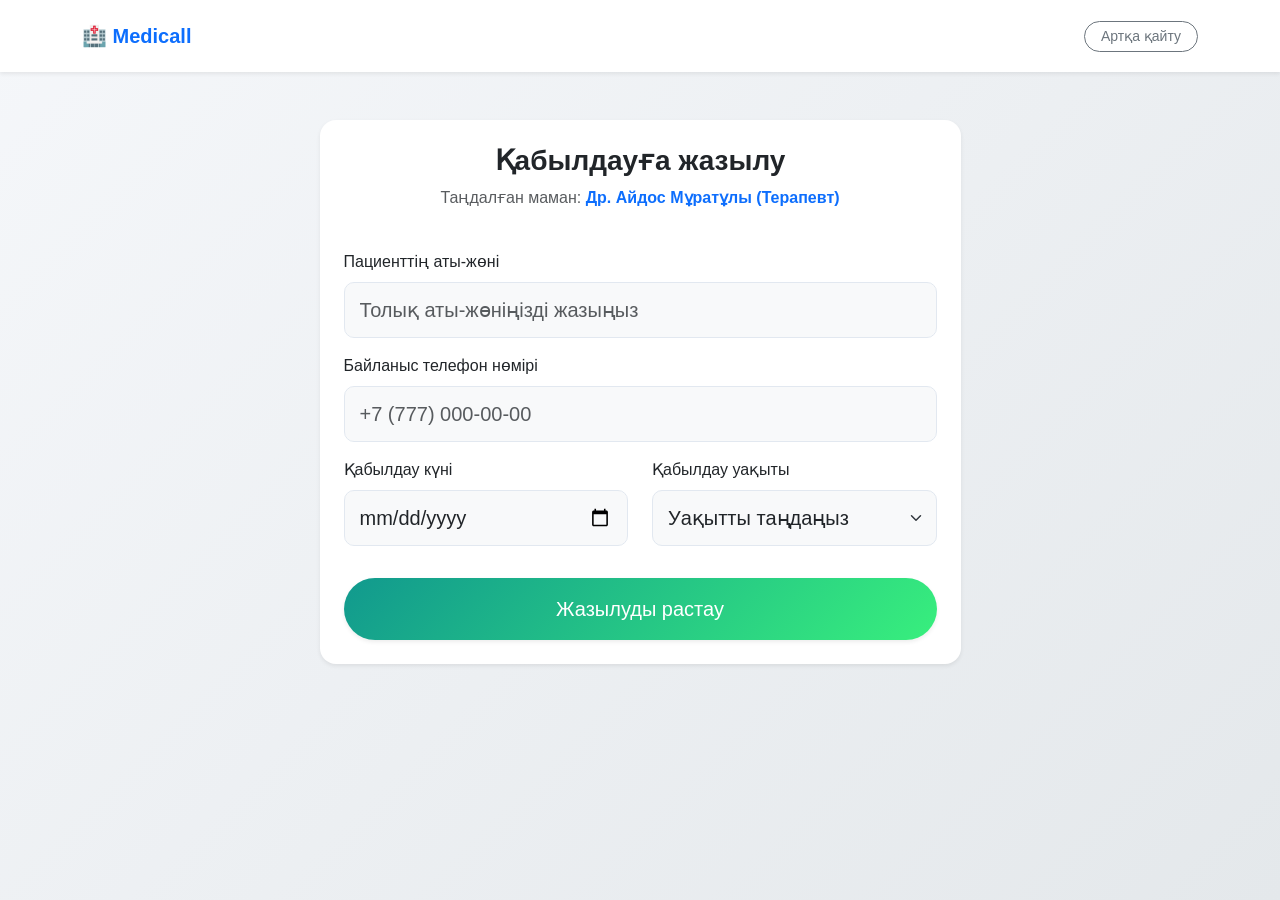
<file: appointment.html>
<!DOCTYPE html>
<html lang="kk">
<head>
    <meta charset="UTF-8">
    <meta name="viewport" content="width=device-width, initial-scale=1.0">
    <title>Medicall - Қабылдауға жазылу</title>
    <link href="https://cdn.jsdelivr.net/npm/bootstrap@5.3.0/dist/css/bootstrap.min.css" rel="stylesheet">
    <link rel="stylesheet" href="style.css">
</head>
<body class="bg-light">

    <nav class="navbar navbar-light bg-white shadow-sm py-3 mb-5">
        <div class="container">
            <a class="navbar-brand fw-bold text-primary" href="index.html">🏥 Medicall</a>
            <a class="btn btn-outline-secondary btn-sm rounded-pill px-3" href="index.html">Артқа қайту</a>
        </div>
    </nav>

    <div class="container mb-5">
        <div class="row justify-content-center">
            <div class="col-md-7">
                <div class="card p-4 bg-white shadow-sm border-0 rounded-4">
                    <div class="text-center mb-4">
                        <h3 class="fw-bold text-dark">Қабылдауға жазылу</h3>
                        <p class="text-muted">Таңдалған маман: <strong class="text-primary">Др. Айдос Мұратұлы (Терапевт)</strong></p>
                    </div>

                    <form id="bookingForm">
                        <div class="mb-3">
                            <label class="form-label fw-medium">Пациенттің аты-жөні</label>
                            <input type="text" class="form-control form-control-lg bg-light border-0" placeholder="Толық аты-жөніңізді жазыңыз" required>
                        </div>
                        <div class="mb-3">
                            <label class="form-label fw-medium">Байланыс телефон нөмірі</label>
                            <input type="tel" class="form-control form-control-lg bg-light border-0" placeholder="+7 (777) 000-00-00" required>
                        </div>
                        <div class="row">
                            <div class="col-md-6 mb-3">
                                <label class="form-label fw-medium">Қабылдау күні</label>
                                <input type="date" class="form-control form-control-lg bg-light border-0" required>
                            </div>
                            <div class="col-md-6 mb-3">
                                <label class="form-label fw-medium">Қабылдау уақыты</label>
                                <select class="form-select form-select-lg bg-light border-0" required>
                                    <option value="" selected disabled>Уақытты таңдаңыз</option>
                                    <option value="09:00">09:00 - 09:30</option>
                                    <option value="10:00">10:00 - 10:30</option>
                                    <option value="11:00">11:00 - 11:30</option>
                                    <option value="14:00">14:00 - 14:30</option>
                                    <option value="15:00">15:00 - 15:30</option>
                                </select>
                            </div>
                        </div>

                        <button type="submit" class="btn btn-success btn-lg w-100 rounded-pill mt-3 py-3 shadow-sm">Жазылуды растау</button>
                    </form>
                </div>
            </div>
        </div>
    </div>

    <script src="https://cdn.jsdelivr.net/npm/bootstrap@5.3.0/dist/js/bootstrap.bundle.min.js"></script>
    <script src="script.js"></script>
</body>
</html>
</file>
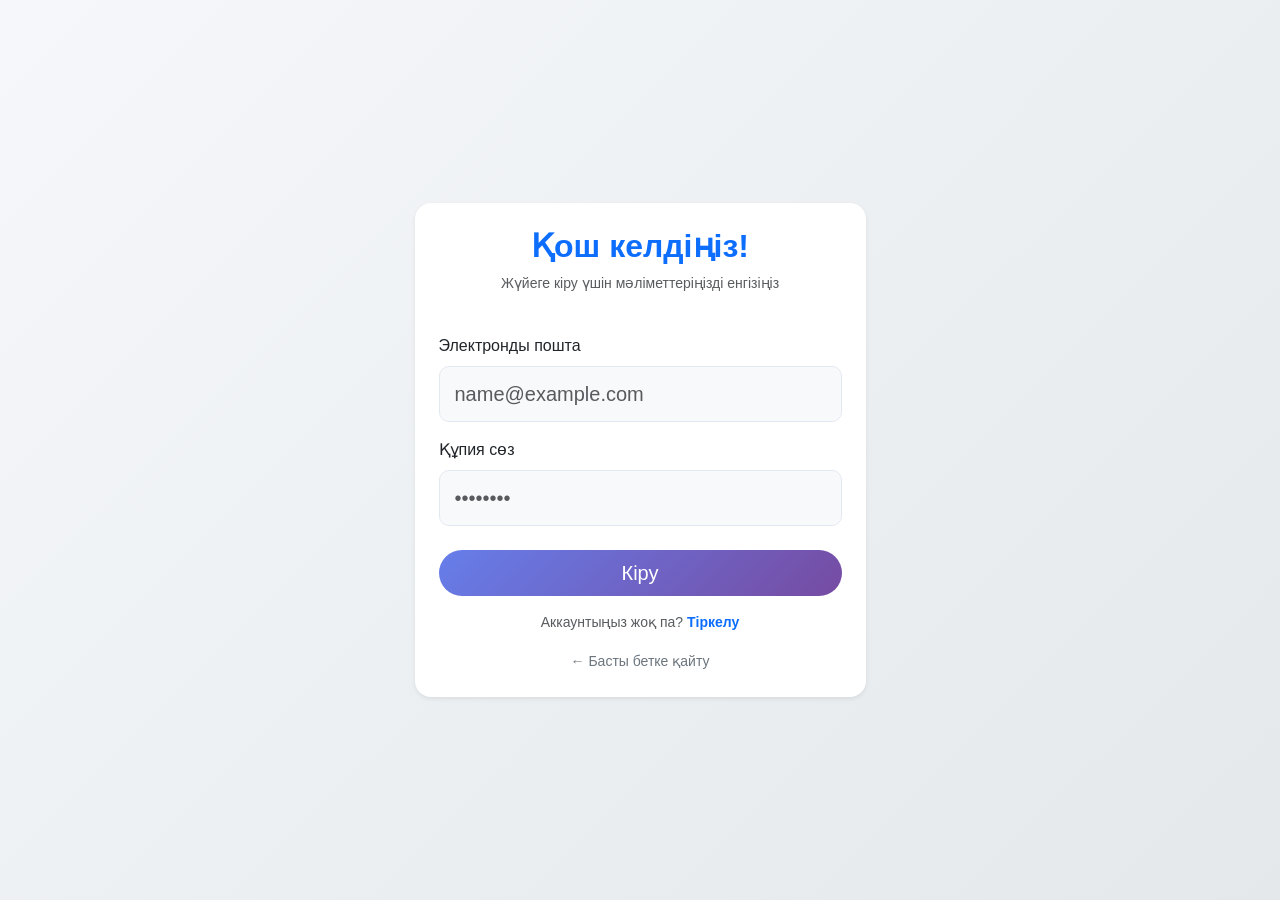
<file: login.html>
<!DOCTYPE html>
<html lang="kk">
<head>
    <meta charset="UTF-8">
    <meta name="viewport" content="width=device-width, initial-scale=1.0">
    <title>Medicall - Кіру</title>
    <link href="https://cdn.jsdelivr.net/npm/bootstrap@5.3.0/dist/css/bootstrap.min.css" rel="stylesheet">
    <link rel="stylesheet" href="style.css">
</head>
<body class="login-body bg-light d-flex align-items-center justify-content-center" style="min-height: 100vh;">

    <div class="container">
        <div class="row justify-content-center">
            <div class="col-md-5">
                <div class="card p-4 bg-white shadow-sm border-0 rounded-4">
                    <div class="text-center mb-4">
                        <h2 class="fw-bold text-primary">Қош келдіңіз!</h2>
                        <p class="text-muted small">Жүйеге кіру үшін мәліметтеріңізді енгізіңіз</p>
                    </div>
                    
                    <form id="loginForm">
                        <div class="mb-3">
                            <label class="form-label fw-medium">Электронды пошта</label>
                            <input type="email" class="form-control form-control-lg bg-light border-0" placeholder="name@example.com" required>
                        </div>
                        <div class="mb-4">
                            <label class="form-label fw-medium">Құпия сөз</label>
                            <input type="password" class="form-control form-control-lg bg-light border-0" placeholder="••••••••" required>
                        </div>
                        <button type="submit" class="btn btn-primary btn-lg w-100 rounded-pill mb-3">Кіру</button>
                        
                        <div class="text-center">
                            <p class="text-muted small">Аккаунтыңыз жоқ па? <a href="#" class="text-primary text-decoration-none fw-bold" data-bs-toggle="modal" data-bs-target="#registerModal">Тіркелу</a></p>
                            <a href="index.html" class="text-secondary small text-decoration-none">← Басты бетке қайту</a>
                        </div>
                    </form>
                </div>
            </div>
        </div>
    </div>

    <!-- Тіркелуге арналған модалды терезе -->
    <div class="modal fade" id="registerModal" tabindex="-1">
        <div class="modal-dialog modal-dialog-centered">
            <div class="modal-content border-0 rounded-4 p-3">
                <div class="modal-header border-0">
                    <h5 class="modal-title fw-bold text-primary">Жаңа аккаунт ашу</h5>
                    <button type="button" class="btn-close" data-bs-dismiss="modal"></button>
                </div>
                <div class="modal-body">
                    <form id="registerForm">
                        <div class="mb-3">
                            <label class="form-label">Аты-жөні</label>
                            <input type="text" class="form-control bg-light border-0" placeholder="Азамат Мұратұлы" required>
                        </div>
                        <div class="mb-3">
                            <label class="form-label">Телефон нөмірі</label>
                            <input type="tel" class="form-control bg-light border-0" placeholder="+7 (777) 000-00-00" required>
                        </div>
                        <div class="mb-3">
                            <label class="form-label">Электронды пошта</label>
                            <input type="email" class="form-control bg-light border-0" placeholder="name@example.com" required>
                        </div>
                        <div class="mb-3">
                            <label class="form-label">Құпия сөз</label>
                            <input type="password" class="form-control bg-light border-0" placeholder="••••••••" required>
                        </div>
                        <button type="submit" class="btn btn-success w-100 rounded-pill py-2">Тіркелуді аяқтау</button>
                    </form>
                </div>
            </div>
        </div>
    </div>

    <script src="https://cdn.jsdelivr.net/npm/bootstrap@5.3.0/dist/js/bootstrap.bundle.min.js"></script>
    <script src="script.js"></script>
</body>
</html>
</file>
<file: style.css>
body {
    font-family: 'Inter', sans-serif;
    background: linear-gradient(135deg, #f5f7fa 0%, #e4e8eb 100%);
    min-height: 100vh;
    color: #333;
}

/* Басты беттің жоғарғы басты баннері */
.hero-section {
    background: linear-gradient(135deg, #f093fb 0%, #f5576c 100%);
    color: white;
    padding: 60px 0;
    border-radius: 0 0 30px 30px;
    box-shadow: 0 10px 30px rgba(0, 0, 0, 0.05);
}

/* Карточкалардың дизайны */
.card {
    transition: transform 0.3s ease, box-shadow 0.3s ease;
    border: none !important;
}

.card:hover {
    transform: translateY(-5px);
    box-shadow: 0 15px 35px rgba(0, 0, 0, 0.1) !important;
}

/* Батырмалар */
.btn-primary {
    background: linear-gradient(135deg, #667eea 0%, #764ba2 100%);
    border: none;
    transition: opacity 0.2s ease;
}

.btn-primary:hover {
    opacity: 0.9;
    background: linear-gradient(135deg, #5a6fd6 0%, #683d91 100%);
}

.btn-success {
    background: linear-gradient(135deg, #11998e 0%, #38ef7d 100%);
    border: none;
}

.btn-success:hover {
    background: linear-gradient(135deg, #0e8076 0%, #2ecc71 100%);
}

/* Навигация мәзірі */
.navbar {
    background-color: #ffffff !important;
    box-shadow: 0 4px 12px rgba(0, 0, 0, 0.03);
}

/* Форма өрістері */
.form-control, .form-select {
    background-color: #f8f9fa !important;
    border: 1px solid #e2e8f0 !important;
    padding: 12px 15px;
    border-radius: 10px;
}

.form-control:focus, .form-select:focus {
    background-color: #fff !important;
    border-color: #667eea !important;
    box-shadow: 0 0 0 3px rgba(102, 126, 234, 0.15) !important;
}
</file>
